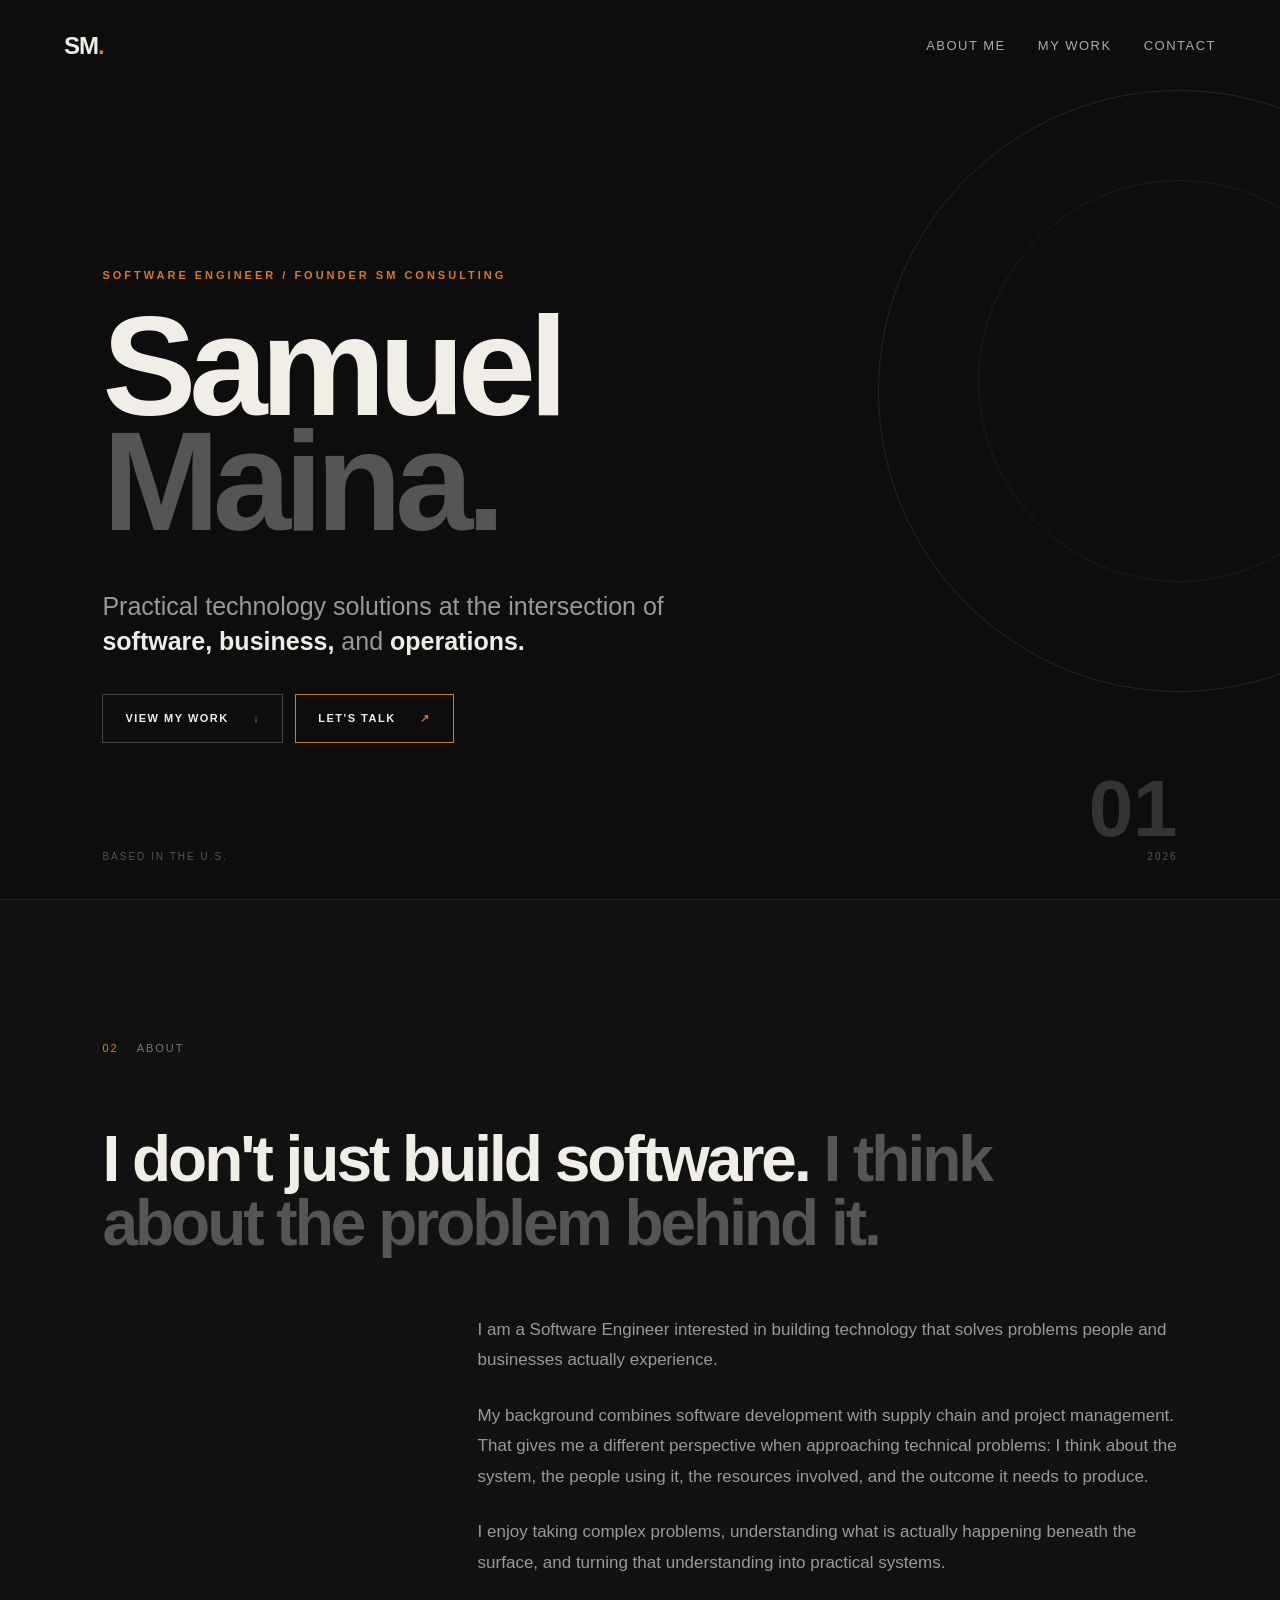
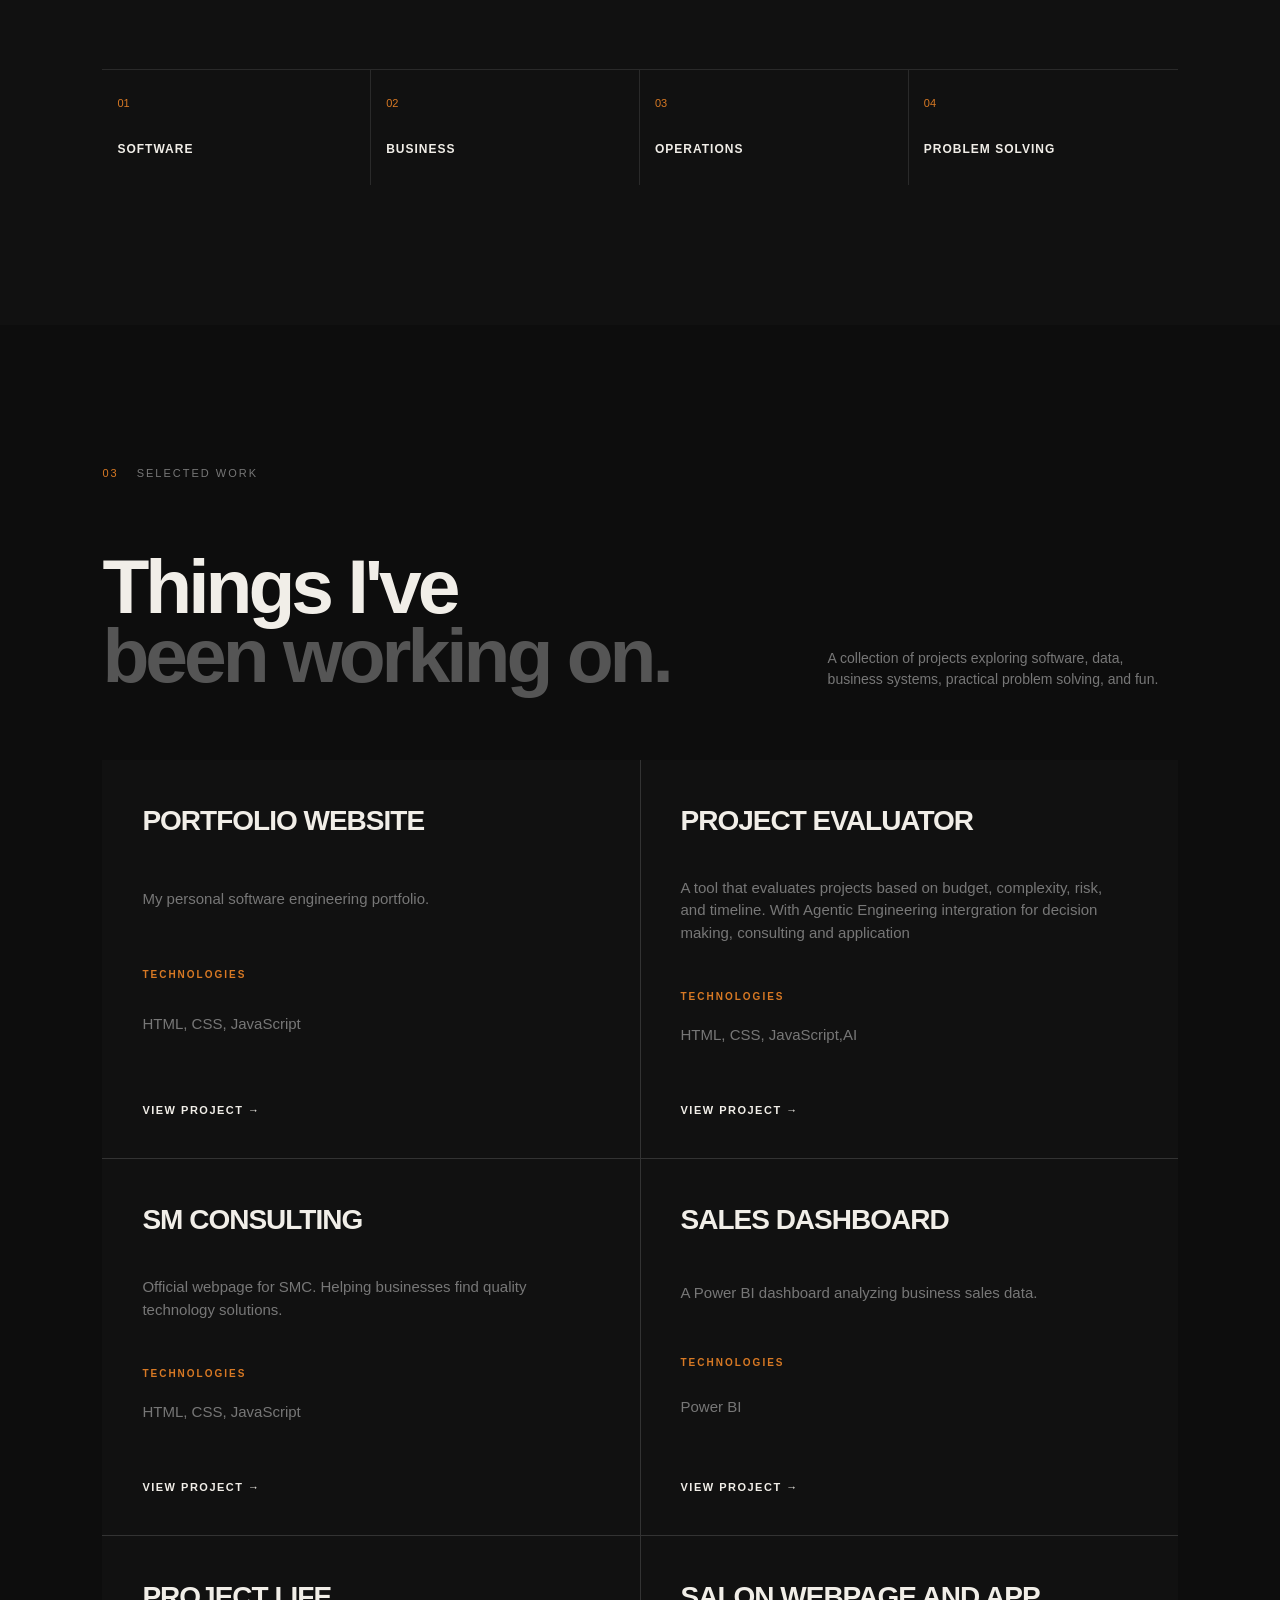
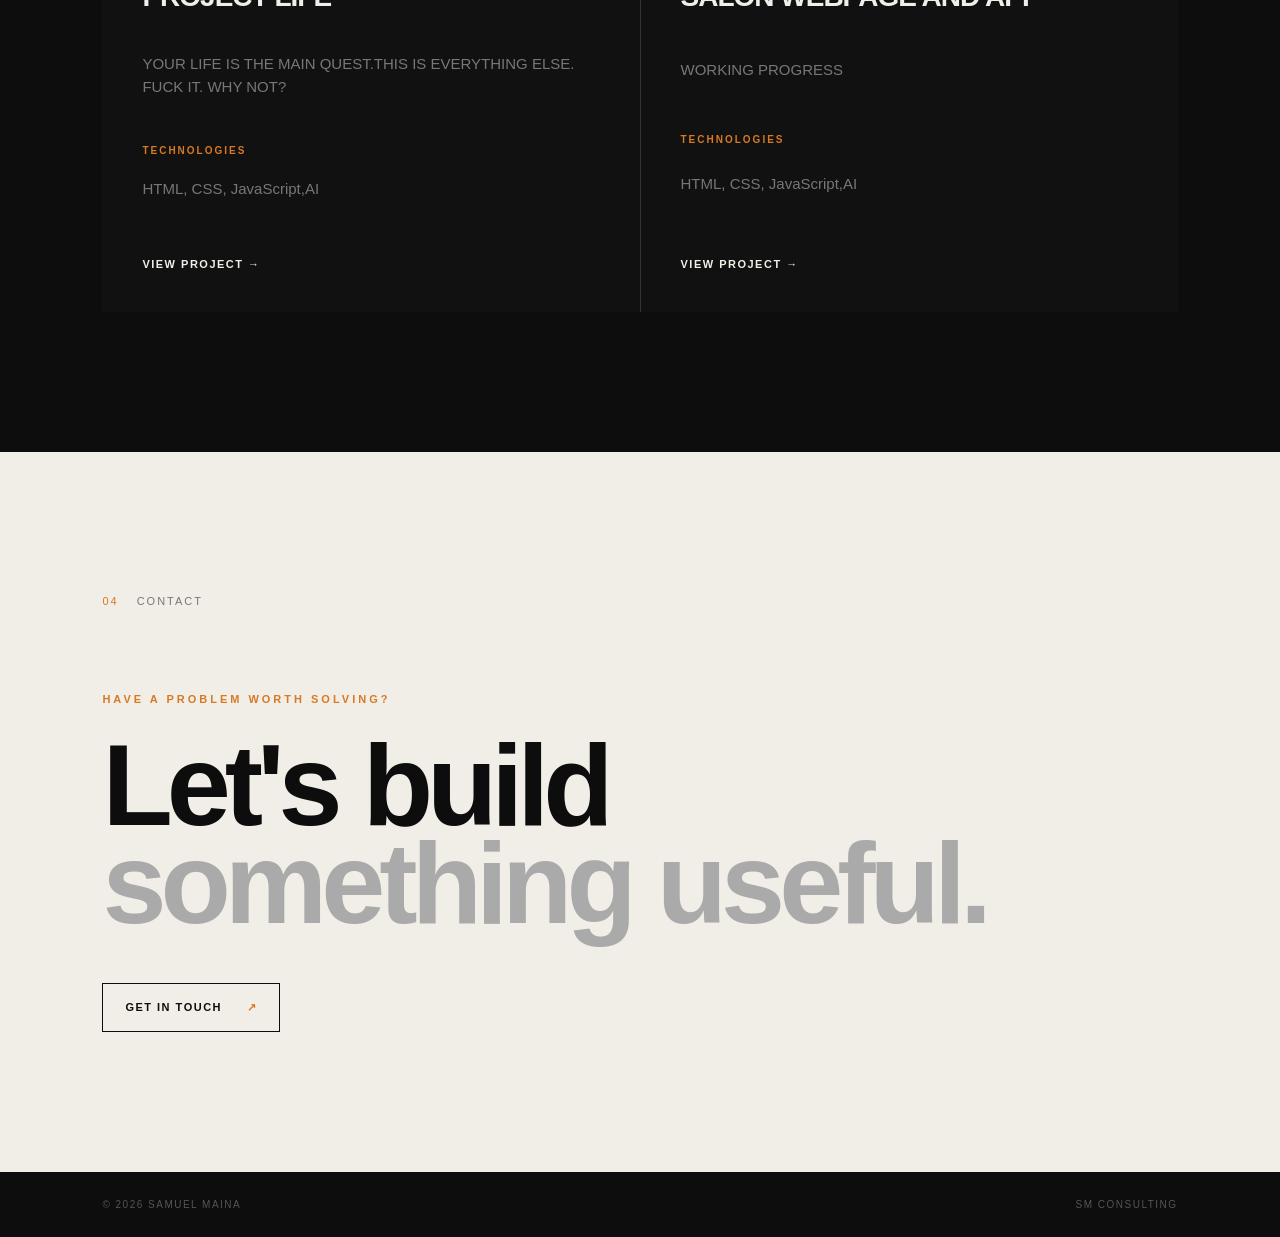
<file: index.html>
<!DOCTYPE html>
<html lang="en">

<head>
    <meta charset="UTF-8">
    <meta name="viewport" content="width=device-width, initial-scale=1.0">

    <meta
        name="description"
        content="Samuel Maina | Software Engineer building practical technology solutions at the intersection of software, business, and operations."
    >

    <title>Samuel Maina | Software Engineer</title>

    <link rel="stylesheet" href="style.css">
</head>

<body>

    <!-- NAVIGATION -->

    <nav class="navbar">

        <a href="#" class="brand">SM<span>.</span></a>

        <div class="nav-links">
            <a href="#about">About me</a>
            <a href="#projects">My Work</a>
            <a href="#contact">Contact</a>
        </div>

    </nav>


    <main>

        <!-- HERO -->

        <header class="hero">

            <div class="hero-content">

                <p class="hero-label">
                    SOFTWARE ENGINEER / FOUNDER SM CONSULTING
                </p>

                <h1>
                    Samuel<br>
                    <span>Maina.</span>
                </h1>

                <p class="hero-statement">
                    Practical technology solutions at the
                    intersection of <strong>software, business,</strong>
                    and <strong>operations.</strong>
                </p>

                <div class="hero-actions">

                    <button id="myWork" type="button">
                        View My Work
                        <span>↓</span>
                    </button>

                    <button id="helloBtn" type="button">
                        Let's Talk
                        <span>↗</span>
                    </button>

                </div>

            </div>

            <div class="hero-meta">

                <span>BASED IN THE U.S.</span>
                <span>2026</span>

            </div>

            <div class="hero-number">
                01
            </div>

        </header>


        <!-- ABOUT -->

        <section id="about" class="about section">

            <div class="section-label">
                <span>02</span>
                <span>ABOUT</span>
            </div>

            <div class="about-content">

                <h2>
                    I don't just build software.
                    <span>I think about the problem behind it.</span>
                </h2>

                <div class="about-text">

                    <p>
                        I am a Software Engineer interested in building
                        technology that solves problems people and businesses
                        actually experience.
                    </p>

                    <p>
                        My background combines software development with
                        supply chain and project management. That gives me
                        a different perspective when approaching technical
                        problems: I think about the system, the people using
                        it, the resources involved, and the outcome it needs
                        to produce.
                    </p>

                    <p>
                        I enjoy taking complex problems, understanding what
                        is actually happening beneath the surface, and
                        turning that understanding into practical systems.
                    </p>

                </div>

                <div class="capabilities">

                    <div>
                        <span>01</span>
                        <strong>SOFTWARE</strong>
                    </div>

                    <div>
                        <span>02</span>
                        <strong>BUSINESS</strong>
                    </div>

                    <div>
                        <span>03</span>
                        <strong>OPERATIONS</strong>
                    </div>

                    <div>
                        <span>04</span>
                        <strong>PROBLEM SOLVING</strong>
                    </div>

                </div>

            </div>

        </section>


        <!-- PROJECTS -->

        <section id="projects" class="projects section">

            <div class="section-label">
                <span>03</span>
                <span>SELECTED WORK</span>
            </div>

            <div class="projects-header">

                <h2>
                    Things I've<br>
                    <span>been working on.</span>
                </h2>

                <p>
                    A collection of projects exploring software,
                    data, business systems, practical problem solving, and fun.
                </p>

            </div>

            <div id="projectGrid" class="project-grid"></div>

        </section>


        <!-- CONTACT -->

        <section id="contact" class="contact section">

            <div class="section-label">
                <span>04</span>
                <span>CONTACT</span>
            </div>

            <div class="contact-content">

                <p class="contact-label">
                    HAVE A PROBLEM WORTH SOLVING?
                </p>

                <h2>
                    Let's build<br>
                    <span>something useful.</span>
                </h2>

                <button id="contactMe" type="button">
                    Get In Touch
                    <span>↗</span>
                </button>

            </div>

        </section>

    </main>


    <footer>

        <span>© 2026 Samuel Maina</span>
        <span>SM Consulting</span>

    </footer>


    <script src="script.js"></script>

</body>

</html>
</file>
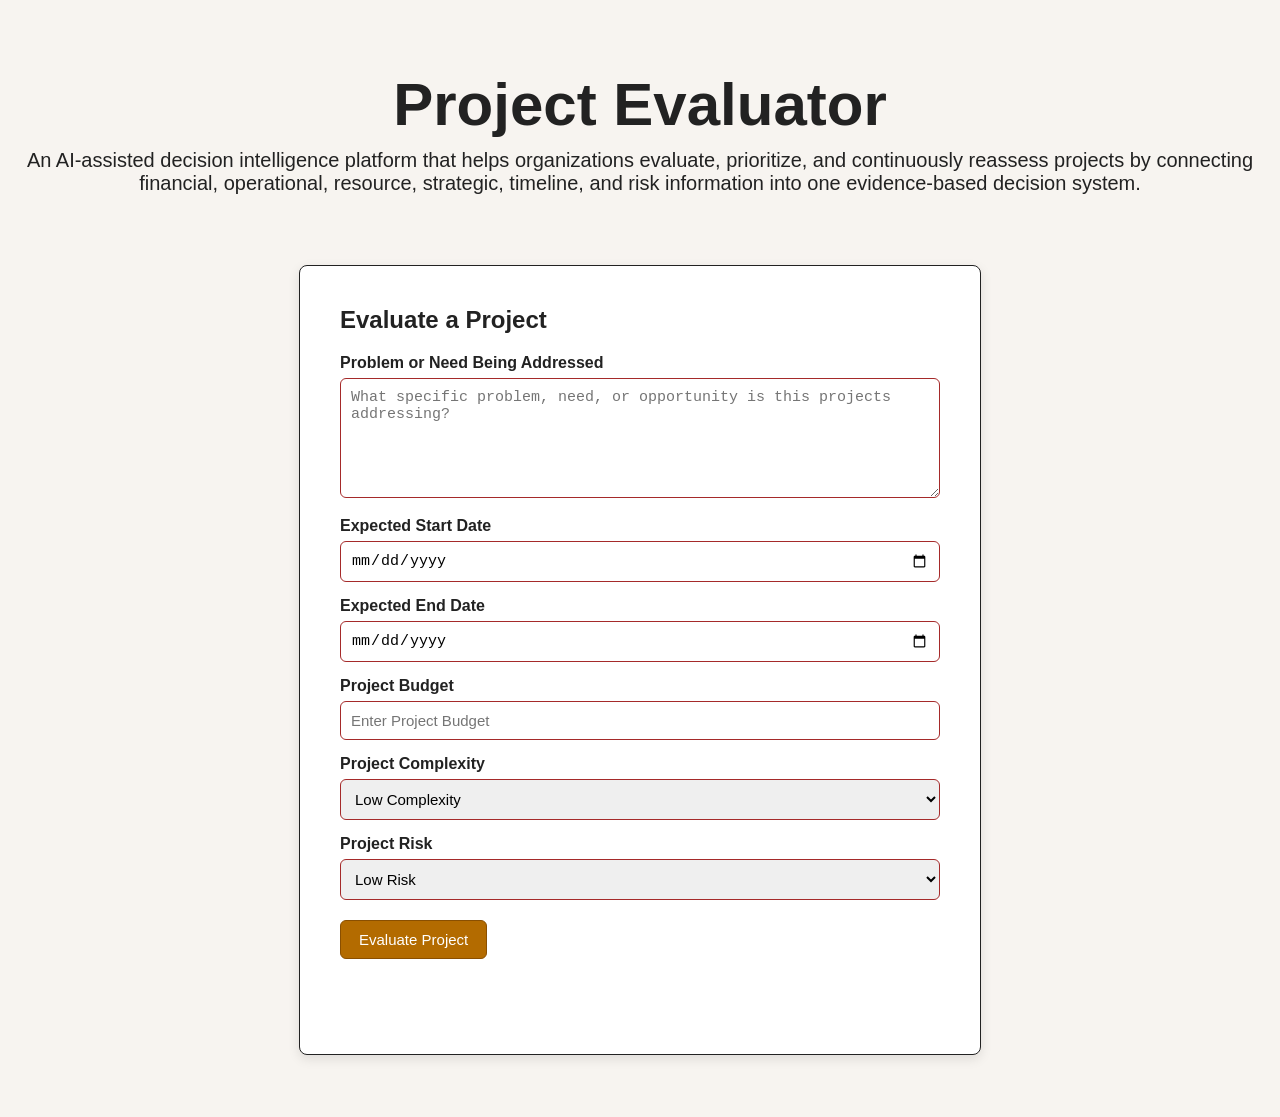
<file: project-evaluator.html>
<!DOCTYPE html>
<html lang="en">

<head>
    <meta charset="UTF-8">
    <meta name="viewport" content="width=device-width, initial-scale=1.0">
    <link rel="stylesheet" href="project-evaluator.css">
    <title>Project Evaluator</title>
</head>

<body>

    <header>
        <h1>Project Evaluator</h1>

        <p>
            An AI-assisted decision intelligence platform that helps organizations evaluate, prioritize, and continuously 
            reassess projects by connecting financial, operational, resource, strategic, timeline, and risk information into 
            one evidence-based decision system.
        </p>
    </header>

    <main>

        <section class="evaluator">

            <h2>Evaluate a Project</h2>

            <label for="projectDescription">Problem or Need Being Addressed</label>

            <textarea
                id="projectDescription"
                rows="5"
                placeholder="What specific problem, need, or opportunity is this projects addressing?"
            ></textarea>

            <label for="startDate">Expected Start Date</label>

            <input
                id="startDate"
                type="date"
            >

            <label for="endDate">Expected End Date</label>

            <input
                id="endDate"
                type="date"
            >

            <label for="budgetInput">Project Budget</label>

            <input
                id="budgetInput"
                type="number"
                step="0.01"
                min="0"
                placeholder="Enter Project Budget"
            >

            <label for="complexityInput">Project Complexity</label>

            <select id="complexityInput">
                <option value="low">Low Complexity</option>
                <option value="medium">Medium Complexity</option>
                <option value="high">High Complexity</option>
            </select>

            <label for="riskInput">Project Risk</label>

            <select id="riskInput">
                <option value="low">Low Risk</option>
                <option value="medium">Medium Risk</option>
                <option value="high">High Risk</option>
            </select>

            <button id="budgetBtn" type="button">
                Evaluate Project
            </button>

            <div id="projectDecision"></div>

        </section>

    </main>

    <script src="project-evaluator.js"></script>

</body>

</html>
</file>
<file: style.css>
/* ==========================================
   RESET / GLOBAL
========================================== */

* {
    box-sizing: border-box;
}

html {
    scroll-behavior: smooth;
}

body {
    margin: 0;
    background: #0d0d0d;
    color: #f1eee8;
    font-family: Arial, Helvetica, sans-serif;
    line-height: 1.5;
}

button,
a {
    font: inherit;
}

button {
    cursor: pointer;
}

a {
    color: inherit;
    text-decoration: none;
}


/* ==========================================
   NAVIGATION
========================================== */

.navbar {
    position: absolute;
    top: 0;
    left: 0;
    z-index: 10;

    width: 100%;
    padding: 28px 5vw;

    display: flex;
    align-items: center;
    justify-content: space-between;
}

.brand {
    font-size: 24px;
    font-weight: 800;
    letter-spacing: -1px;
}

.brand span {
    color: #d87924;
}

.nav-links {
    display: flex;
    gap: 32px;
}

.nav-links a {
    color: #aaa;
    font-size: 13px;
    text-transform: uppercase;
    letter-spacing: 1.5px;

    transition: color 0.3s ease;
}

.nav-links a:hover {
    color: #f1eee8;
}


/* ==========================================
   SHARED
========================================== */

.section {
    padding: 140px 8vw;
}

.section-label {
    display: flex;
    gap: 18px;

    margin-bottom: 70px;

    color: #777;

    font-size: 11px;
    letter-spacing: 2px;
    text-transform: uppercase;
}

.section-label span:first-child {
    color: #d87924;
}


/* ==========================================
   HERO
========================================== */

.hero {
    position: relative;

    min-height: 100vh;
    padding: 180px 8vw 80px;

    display: flex;
    align-items: center;

    overflow: hidden;

    border-bottom: 1px solid #222;
}

.hero::before {
    content: "";

    position: absolute;
    width: 600px;
    height: 600px;

    top: 10%;
    right: -200px;

    border: 1px solid #252525;
    border-radius: 50%;
}

.hero::after {
    content: "";

    position: absolute;
    width: 400px;
    height: 400px;

    top: 20%;
    right: -100px;

    border: 1px solid #1c1c1c;
    border-radius: 50%;
}

.hero-content {
    position: relative;
    z-index: 2;

    max-width: 1000px;
}

.hero-label {
    margin-bottom: 25px;

    color: #d87924;

    font-size: 11px;
    font-weight: bold;
    letter-spacing: 3px;
}

.hero h1 {
    margin: 0;

    font-size: clamp(70px, 11vw, 150px);
    line-height: 0.82;
    letter-spacing: -7px;
    font-weight: 800;
}

.hero h1 span {
    color: #555;
}

.hero-statement {
    max-width: 650px;

    margin: 50px 0 35px;

    color: #999;

    font-size: clamp(18px, 2vw, 25px);
    line-height: 1.4;
}

.hero-statement strong {
    color: #f1eee8;
}

.hero-actions {
    display: flex;
    gap: 12px;
}

.hero-actions button,
#contactMe {
    padding: 15px 22px;

    border: 1px solid #444;
    border-radius: 0;

    color: #f1eee8;
    background: transparent;

    text-transform: uppercase;
    font-size: 11px;
    font-weight: bold;
    letter-spacing: 1.5px;

    transition:
        background 0.3s ease,
        color 0.3s ease,
        transform 0.3s ease,
        border-color 0.3s ease;
}

.hero-actions button span,
#contactMe span {
    margin-left: 20px;
    color: #d87924;
}

.hero-actions button:hover,
#contactMe:hover {
    background: #f1eee8;
    border-color: #f1eee8;
    color: #0d0d0d;
    transform: translateY(-3px);
}

#helloBtn {
    border-color: #d87924;
}

.hero-meta {
    position: absolute;
    bottom: 35px;
    left: 8vw;
    right: 8vw;

    display: flex;
    justify-content: space-between;

    color: #555;

    font-size: 10px;
    letter-spacing: 2px;
}

.hero-number {
    position: absolute;
    right: 8vw;
    bottom: 30px;

    color: #333;

    font-size: 80px;
    font-weight: bold;
}


/* ==========================================
   ABOUT
========================================== */

.about {
    background: #111;
}

.about-content {
    max-width: 1100px;
}

.about-content h2 {
    max-width: 900px;

    margin: 0 0 60px;

    font-size: clamp(38px, 5vw, 72px);
    line-height: 1;
    letter-spacing: -3px;
}

.about-content h2 span,
.projects-header h2 span,
.contact-content h2 span {
    color: #555;
}

.about-text {
    max-width: 700px;
    margin-left: auto;
}

.about-text p {
    margin-bottom: 25px;

    color: #999;

    font-size: 17px;
    line-height: 1.8;
}

.capabilities {
    display: grid;
    grid-template-columns: repeat(4, 1fr);

    margin-top: 90px;

    border-top: 1px solid #2a2a2a;
}

.capabilities div {
    padding: 25px 15px;

    border-right: 1px solid #2a2a2a;
}

.capabilities div:last-child {
    border-right: none;
}

.capabilities span {
    display: block;

    margin-bottom: 25px;

    color: #d87924;

    font-size: 11px;
}

.capabilities strong {
    font-size: 12px;
    letter-spacing: 1px;
}


/* ==========================================
   PROJECTS
========================================== */

.projects {
    background: #0d0d0d;
}

.projects-header {
    display: flex;
    justify-content: space-between;
    align-items: end;

    margin-bottom: 70px;
}

.projects-header h2 {
    margin: 0;

    font-size: clamp(50px, 6vw, 90px);
    line-height: 0.9;
    letter-spacing: -4px;
}

.projects-header p {
    max-width: 350px;
    margin: 0;

    color: #777;
    font-size: 14px;
}


/* ==========================================
   PROJECT GRID
========================================== */

.project-grid {
    display: grid;
    grid-template-columns: repeat(2, 1fr);
    gap: 1px;

    background: #333;
}

.project-card {
    min-height: 360px;

    padding: 40px;

    display: flex;
    flex-direction: column;
    justify-content: space-between;

    background: #111;

    transition:
        background 0.3s ease,
        transform 0.3s ease;
}

.project-card:hover {
    background: #171717;
}

.project-card h3 {
    margin: 0 0 20px;

    font-size: 28px;
    letter-spacing: -1px;
}

.project-card p {
    max-width: 450px;

    color: #777;

    font-size: 15px;
}

.project-card h4 {
    margin: 30px 0 5px;

    color: #d87924;

    font-size: 10px;
    letter-spacing: 2px;
    text-transform: uppercase;
}

.project-card .project-link {
    align-self: flex-start;

    margin-top: 40px;

    color: #f1eee8;

    font-size: 11px;
    font-weight: bold;
    letter-spacing: 1.5px;
    text-transform: uppercase;

    transition: color 0.3s ease;
}

.project-card .project-link:hover {
    color: #d87924;
}


/* ==========================================
   MY WORK HIGHLIGHT
========================================== */

.highlight {
    border-color: #d87924 !important;
    color: #d87924 !important;
}


/* ==========================================
   CONTACT
========================================== */

.contact {
    min-height: 80vh;

    display: flex;
    flex-direction: column;
    justify-content: center;

    background: #f1eee8;
    color: #0d0d0d;
}

.contact .section-label {
    color: #777;
}

.contact-content {
    max-width: 1000px;
}

.contact-label {
    color: #d87924;

    font-size: 11px;
    font-weight: bold;
    letter-spacing: 3px;
}

.contact-content h2 {
    margin: 30px 0 50px;

    font-size: clamp(60px, 9vw, 130px);
    line-height: 0.85;
    letter-spacing: -6px;
}

.contact-content h2 span {
    color: #aaa;
}

.contact #contactMe {
    border-color: #0d0d0d;
    color: #0d0d0d;
}

.contact #contactMe:hover {
    background: #0d0d0d;
    color: #f1eee8;
}


/* ==========================================
   FOOTER
========================================== */

footer {
    padding: 25px 8vw;

    display: flex;
    justify-content: space-between;

    background: #0d0d0d;
    color: #555;

    font-size: 10px;
    letter-spacing: 1.5px;
    text-transform: uppercase;
}


/* ==========================================
   ACCESSIBILITY
========================================== */

button:focus-visible,
a:focus-visible {
    outline: 2px solid #d87924;
    outline-offset: 4px;
}


/* ==========================================
   MOBILE
========================================== */

@media (max-width: 700px) {

    .navbar {
        padding: 22px 20px;
    }

    .nav-links {
        gap: 15px;
    }

    .nav-links a {
        font-size: 9px;
        letter-spacing: 1px;
    }

    .hero {
        min-height: 100vh;
        padding: 150px 25px 100px;
    }

    .hero h1 {
        font-size: clamp(65px, 20vw, 100px);
        letter-spacing: -4px;
    }

    .hero-statement {
        margin-top: 40px;
        font-size: 18px;
    }

    .hero-actions {
        flex-direction: column;
        align-items: flex-start;
    }

    .hero-actions button {
        width: 100%;
        max-width: 250px;
    }

    .hero-number {
        display: none;
    }

    .hero-meta {
        left: 25px;
        right: 25px;
    }

    .section {
        padding: 90px 25px;
    }

    .section-label {
        margin-bottom: 50px;
    }

    .about-content h2 {
        font-size: 42px;
        letter-spacing: -2px;
    }

    .about-text {
        margin-left: 0;
    }

    .capabilities {
        grid-template-columns: repeat(2, 1fr);
    }

    .capabilities div:nth-child(2) {
        border-right: none;
    }

    .capabilities div:nth-child(1),
    .capabilities div:nth-child(2) {
        border-bottom: 1px solid #2a2a2a;
    }

    .projects-header {
        display: block;
    }

    .projects-header h2 {
        margin-bottom: 35px;

        font-size: 55px;
    }

    .projects-header p {
        max-width: 100%;
    }

    .project-grid {
        grid-template-columns: 1fr;
    }

    .project-card {
        min-height: 320px;
        padding: 30px;
    }

    .contact-content h2 {
        font-size: 65px;
        letter-spacing: -3px;
    }

    footer {
        padding: 20px 25px;
    }
}
</file>
<file: project-evaluator.css>
/* =========================
   GENERAL PAGE STYLES
========================= */

body {
    margin: 0;
    font-family: Arial, sans-serif;
    background-color: #f7f4f0;
    color: #222;
}

header {
    padding: 30px 20px;
    text-align: center;
}

h1 {
    margin-bottom: 10px;
    font-size: 60px;
}

header p {
    margin: 0;
    font-size: 20px;
}


/* =========================
   EVALUATOR CONTAINER
========================= */

.evaluator {
    max-width: 600px;
    margin: 40px auto 60px;
    padding: 40px;
    border: 1px solid #222;
    border-radius: 8px;
    box-shadow: 0 4px 12px rgba(0, 0, 0, 0.1);
    background-color: #ffffff;
}

.evaluator h2 {
    margin-top: 0;
}


/* =========================
   FORM ELEMENTS
========================= */

.evaluator label {
    display: block;
    margin-top: 15px;
    margin-bottom: 6px;
    font-weight: bold;
}

#projectDescription,
#budgetInput,
#complexityInput,
#riskInput,
#startDate,
#endDate {
    width: 100%;
    box-sizing: border-box;
    padding: 10px;
    border: 1px solid brown;
    border-radius: 6px;
    font-size: 15px;
}

#projectDescription {
    resize: vertical;
    min-height: 120px;
}


/* =========================
   BUTTON
========================= */

#budgetBtn {
    margin-top: 20px;
    padding: 10px 18px;
    border: 1px solid #8a4f00;
    border-radius: 6px;
    background-color: #b36b00;
    color: white;
    font-size: 15px;
    cursor: pointer;
    transition: 0.3s;
}

#budgetBtn:hover {
    transform: translateY(-2px);
}


/* =========================
   PROJECT RESULT
========================= */

#projectDecision {
    margin-top: 25px;
    padding: 15px 20px;
    border-radius: 8px;
    font-weight: bold;
}


/* =========================
   DECISION STATES
========================= */

.ready {
    color: green;
    background-color: #e8f5e9;
    border: 1px solid green;
}

.warning {
    color: red;
    background-color: #fff4db;
    border: 1px solid orange;
}

.review {
    color: rgb(211, 38, 8);
    background-color: #f7e1e1;
    border: 1px solid rgb(122, 7, 7);
}


/* =========================
   RESPONSIVE DESIGN
========================= */

@media (max-width: 700px) {

    h1 {
        font-size: 42px;
    }

    header p {
        font-size: 17px;
    }

    .evaluator {
        margin: 20px;
        padding: 25px;
    }
}
</file>
